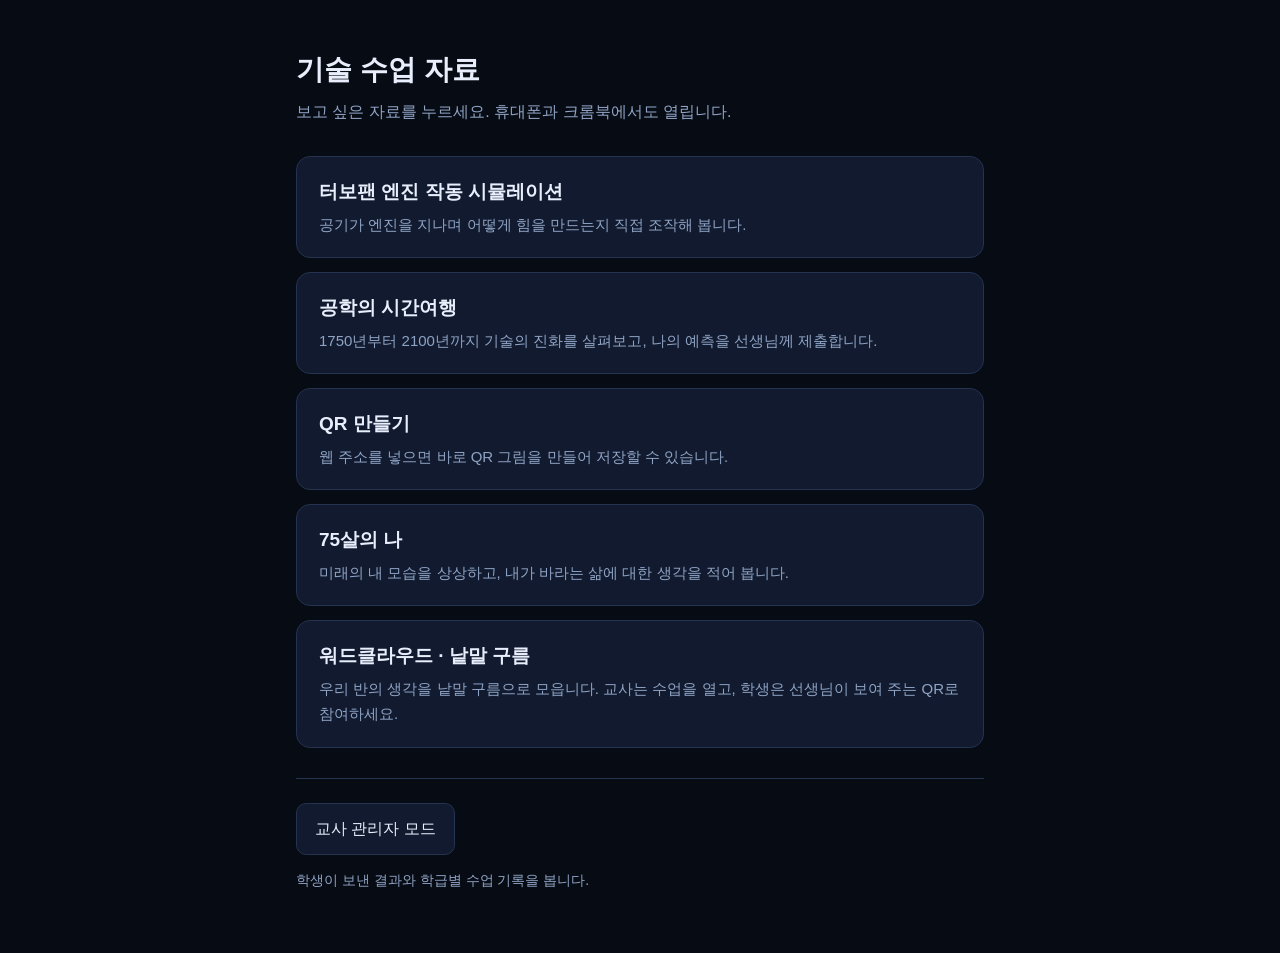
<file: index.html>
<!DOCTYPE html>
<html lang="ko">
<head>
<meta name="robots" content="noindex">
<meta charset="utf-8">
<meta name="viewport" content="width=device-width, initial-scale=1">
<title>기술 수업 자료</title>
<style>
:root{--bg:#070b14;--card:#111a2e;--line:#24334f;--txt:#e8eefc;--dim:#8fa3c4;--acc:#38bdf8}
*{box-sizing:border-box}
body{margin:0;background:var(--bg);color:var(--txt);font-family:-apple-system,BlinkMacSystemFont,"Apple SD Gothic Neo","Malgun Gothic",sans-serif;line-height:1.6}
.wrap{max-width:720px;margin:0 auto;padding:48px 16px}
h1{font-size:28px;margin:0 0 6px}
p.sub{color:var(--dim);margin:0 0 32px}
a.card{display:block;background:var(--card);border:1px solid var(--line);border-radius:14px;padding:20px 22px;margin-bottom:14px;color:inherit;text-decoration:none}
a.card:hover{border-color:var(--acc)}
a.card b{display:block;font-size:19px;margin-bottom:4px}
a.card span{color:var(--dim);font-size:15px}
button,input{font:inherit}button{cursor:pointer;border:1px solid var(--line);border-radius:10px;padding:12px 18px;background:var(--card);color:var(--txt)}button:hover{border-color:var(--acc)}:focus-visible{outline:3px solid var(--acc);outline-offset:4px}.teacher{margin-top:30px;padding-top:24px;border-top:1px solid var(--line)}.note{color:var(--dim);font-size:14px}dialog{width:min(460px,calc(100% - 32px));max-height:85vh;overflow:auto;border:1px solid var(--line);border-radius:16px;padding:26px;background:var(--bg);color:var(--txt)}dialog::backdrop{background:rgb(0 0 0 / .7)}dialog h2{margin-top:0}input{display:block;width:100%;margin:10px 0;padding:12px;border:1px solid var(--line);border-radius:8px;background:var(--card);color:var(--txt)}.actions{display:flex;gap:10px;justify-content:flex-end;margin-top:18px}.error{color:#ffb6b6;min-height:1.6em}[hidden]{display:none!important}
</style>
</head>
<body>
<div class="wrap">
  <h1>기술 수업 자료</h1>
  <p class="sub">보고 싶은 자료를 누르세요. 휴대폰과 크롬북에서도 열립니다.</p>
  <a class="card" href="turbofan.html"><b>터보팬 엔진 작동 시뮬레이션</b><span>공기가 엔진을 지나며 어떻게 힘을 만드는지 직접 조작해 봅니다.</span></a>
  <a class="card" href="time-travel.html"><b>공학의 시간여행</b><span>1750년부터 2100년까지 기술의 진화를 살펴보고, 나의 예측을 선생님께 제출합니다.</span></a>
  <a class="card" href="qr-maker.html"><b>QR 만들기</b><span>웹 주소를 넣으면 바로 QR 그림을 만들어 저장할 수 있습니다.</span></a>
  <a class="card" href="https://hanbit-future-me-75.hanbit2601.chatgpt.site/"><b>75살의 나</b><span>미래의 내 모습을 상상하고, 내가 바라는 삶에 대한 생각을 적어 봅니다.</span></a>
  <a class="card" href="https://han-classroom-cloud.hanbit2601.chatgpt.site/"><b>워드클라우드 · 낱말 구름</b><span>우리 반의 생각을 낱말 구름으로 모읍니다. 교사는 수업을 열고, 학생은 선생님이 보여 주는 QR로 참여하세요.</span></a>
  <div class="teacher"><button type="button" id="admin-open">교사 관리자 모드</button><p class="note">학생이 보낸 결과와 학급별 수업 기록을 봅니다.</p></div>
</div>
<dialog id="admin-dialog" aria-labelledby="admin-title">
  <h2 id="admin-title">교사 관리자 모드</h2>
  <form id="admin-form">
    <label for="admin-password">관리자 암호</label>
    <input id="admin-password" type="password" inputmode="numeric" autocomplete="off" maxlength="4" required aria-describedby="admin-error">
    <p id="admin-error" class="error" role="alert"></p>
    <div class="actions"><button type="button" data-close>취소</button><button type="submit">확인</button></div>
  </form>
  <div id="admin-links" hidden>
    <p class="note">볼 결과를 고르세요. 연결된 사이트에서 선생님 계정으로 로그인해야 합니다.</p>
    <a class="card" href="https://hanbit-future-me-75.hanbit2601.chatgpt.site/teacher"><b>75살의 나 · 결과 보기</b><span>학생이 제출한 사진과 글 답변</span></a>
    <a class="card" href="https://han-classroom-cloud.hanbit2601.chatgpt.site/"><b>워드클라우드 · 결과 보기</b><span>학급별 수업 기록과 질문별 낱말 구름</span></a>
    <div class="actions"><button type="button" data-close>닫기</button></div>
  </div>
</dialog>
<script>
(() => {
  const dialog = document.getElementById('admin-dialog');
  const form = document.getElementById('admin-form');
  const password = document.getElementById('admin-password');
  const error = document.getElementById('admin-error');
  const links = document.getElementById('admin-links');
  function reset() { form.reset(); form.hidden = false; links.hidden = true; error.textContent = ''; }
  document.getElementById('admin-open').addEventListener('click', () => { reset(); dialog.showModal(); password.focus(); });
  dialog.querySelectorAll('[data-close]').forEach(button => button.addEventListener('click', () => dialog.close()));
  dialog.addEventListener('close', reset);
  // This is only a navigation gate. Each destination enforces teacher authentication.
  form.addEventListener('submit', event => {
    event.preventDefault();
    if (password.value !== '8497') { error.textContent = '암호가 맞지 않습니다. 다시 입력해 주세요.'; password.value = ''; password.focus(); return; }
    password.value = ''; error.textContent = ''; form.hidden = true; links.hidden = false;
    links.querySelector('a').focus();
  });
  window.addEventListener('pageshow', () => { if (dialog.open) dialog.close(); reset(); });
})();
</script>
</body>
</html>
</file>
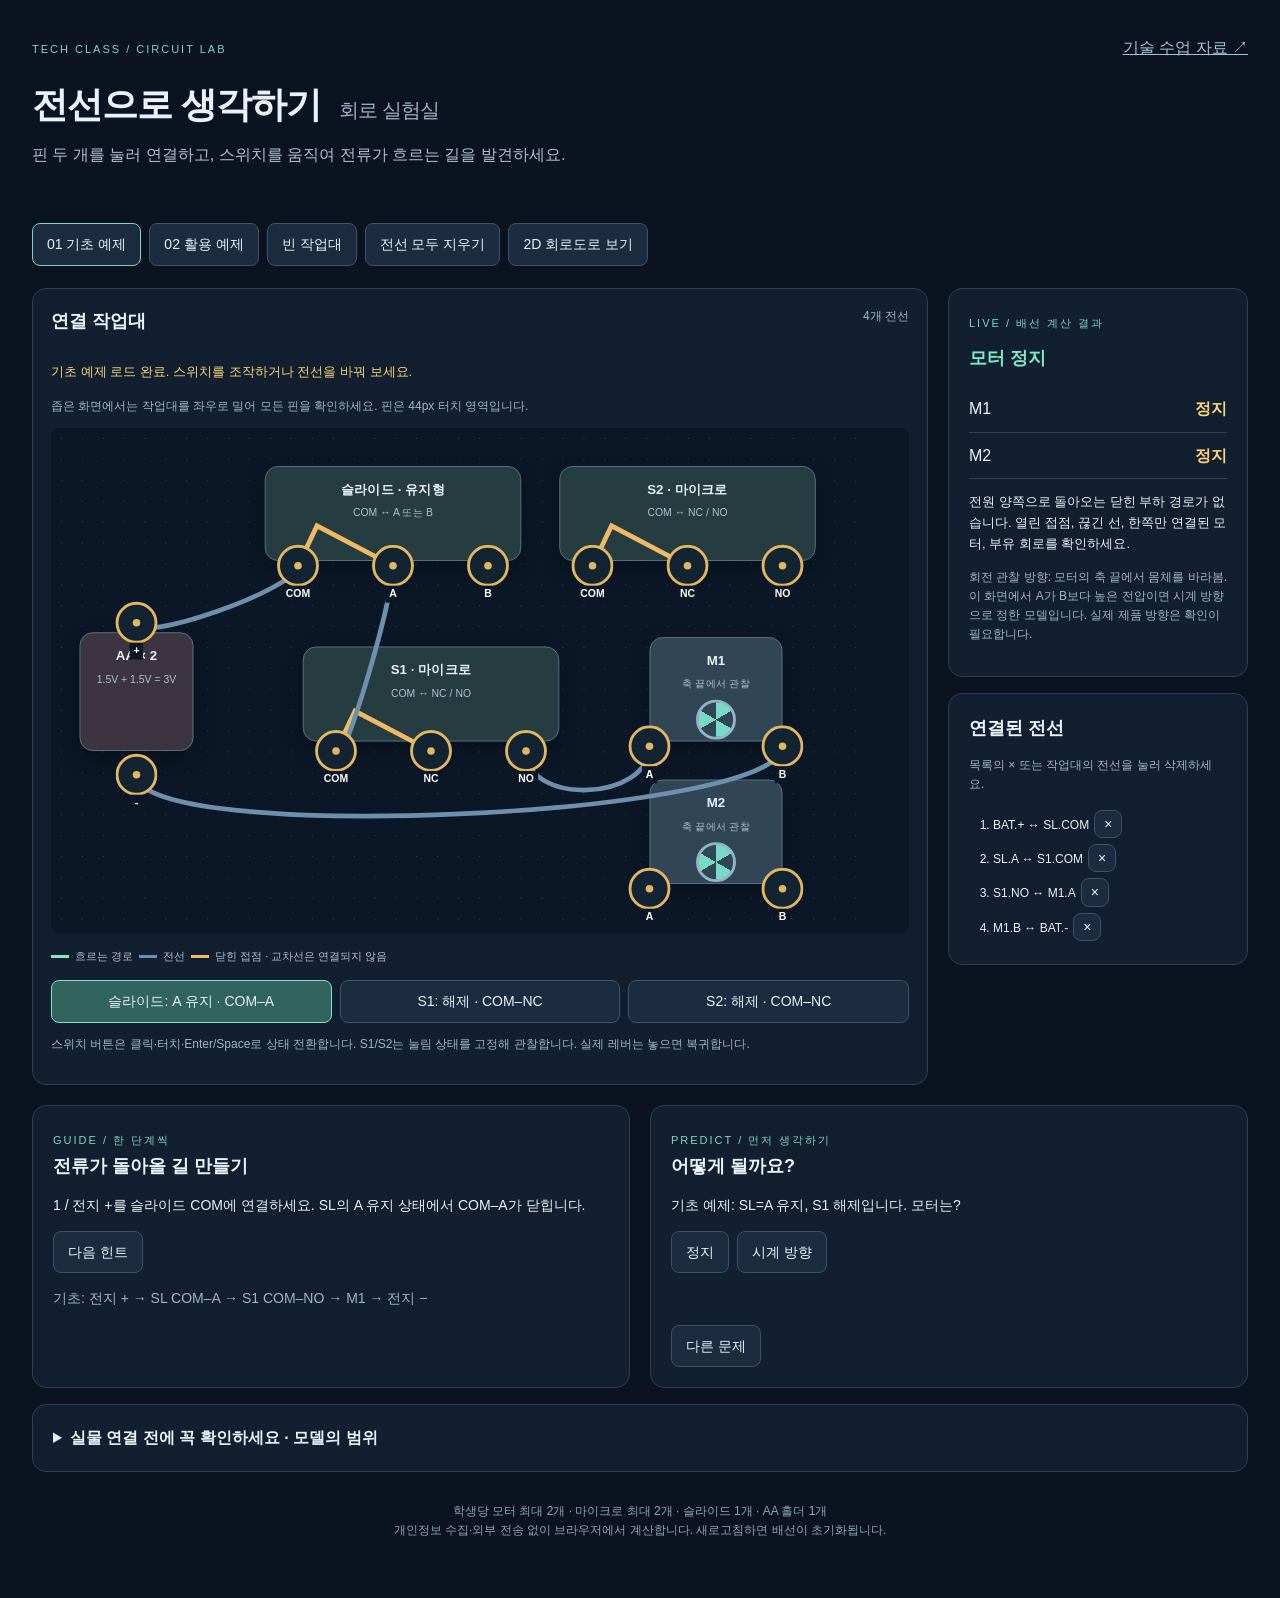
<file: circuit-lab/index.html>
<!doctype html><html lang="ko"><head><meta charset="utf-8"><meta name="viewport" content="width=device-width,initial-scale=1"><title>전선으로 생각하기 · 회로 실험실</title><link rel="stylesheet" href="style.css"></head><body>
<header><a href="../">기술 수업 자료 ↗</a><span>TECH CLASS / CIRCUIT LAB</span><h1>전선으로 생각하기<span>회로 실험실</span></h1><p>핀 두 개를 눌러 연결하고, 스위치를 움직여 전류가 흐르는 길을 발견하세요.</p></header>
<main><section class="toolbar" aria-label="실험 도구"><button id="basic">01 기초 예제</button><button id="advanced">02 활용 예제</button><button id="blank">빈 작업대</button><button id="reset">전선 모두 지우기</button><button id="view" aria-pressed="false">2D 회로도로 보기</button></section>
<div class="layout"><section class="bench-panel"><div class="bench-title"><h2>연결 작업대</h2><span id="wire-count"></span></div><p id="instruction" role="status" aria-live="polite">시작 핀을 선택하세요. Esc로 선택 취소.</p><p class="small">좁은 화면에서는 작업대를 좌우로 밀어 모든 핀을 확인하세요. 핀은 44px 터치 영역입니다.</p><div class="scroll"><div id="bench" class="bench"><svg id="wiring" viewBox="0 0 860 530" aria-label="전선과 실제 닫힌 접점"></svg><div id="parts"></div></div></div><div class="legend"><span class="key live"></span>흐르는 경로 <span class="key"></span>전선 <span class="key contact"></span>닫힌 접점 · 교차선은 연결되지 않음</div><div class="controls"><button id="slide">슬라이드: A 유지</button><button id="s1" aria-pressed="false">S1: 해제</button><button id="s2" aria-pressed="false">S2: 해제</button></div><p class="small">스위치 버튼은 클릭·터치·Enter/Space로 상태 전환합니다. S1/S2는 눌림 상태를 고정해 관찰합니다. 실제 레버는 놓으면 복귀합니다.</p></section>
<aside><section class="card result"><span class="eyebrow">LIVE / 배선 계산 결과</span><h2 id="status" role="status" aria-live="polite"></h2><div id="motor-status"></div><p id="diagnosis"></p><p class="small">회전 관찰 방향: 모터의 축 끝에서 몸체를 바라봄. 이 화면에서 A가 B보다 높은 전압이면 시계 방향으로 정한 모델입니다. 실제 제품 방향은 확인이 필요합니다.</p></section><section class="card"><h2>연결된 전선</h2><p class="small">목록의 × 또는 작업대의 전선을 눌러 삭제하세요.</p><ol id="wire-list"></ol></section></aside></div>
<section class="learning"><article class="card"><span class="eyebrow">GUIDE / 한 단계씩</span><h2>전류가 돌아올 길 만들기</h2><p id="hint"></p><button id="next-hint">다음 힌트</button><p class="small" id="lesson"></p></article><article class="card"><span class="eyebrow">PREDICT / 먼저 생각하기</span><h2>어떻게 될까요?</h2><p id="question"></p><div id="answers"></div><p id="feedback" role="status" aria-live="polite"></p><button id="next-question">다른 문제</button></article></section>
<details class="card"><summary>실물 연결 전에 꼭 확인하세요 · 모델의 범위</summary><ul><li>전지는 1.5V AA 2개 직렬 = 논리상 3V입니다. 실제 모터 정격과 스위치의 물리 핀 순서는 사진만으로 확정할 수 없습니다. 반드시 전원을 분리한 뒤 도통 검사로 COM/NO/NC 또는 COM/A/B를 찾으세요.</li><li>NO는 해제 시 열림·누름 시 닫힘, NC는 반대입니다. 유지형 슬라이드는 COM/A/B로 표시합니다. 화면의 핀 배치는 논리 배치이며 실물 핀 순서가 아닙니다.</li><li>모터는 같은 저항을 가진 부하로 단순화한 정상상태 저항망입니다. 회전·속도는 정성 표현이며 실측 전류·회전수가 아닙니다. 기동 전류, 마찰, 역기전력, 관성은 계산하지 않습니다.</li><li>단락하면 가상 전원이 자동 차단됩니다. 실제 전지에는 이 보호가 없을 수 있으므로 실제로 단락하지 마세요. 배선을 고치면 가상 전원은 복구됩니다.</li><li>활용 예제 S2는 교육용 정지 버튼이며 실제 비상정지 안전장치가 아닙니다. S2 NO는 미사용입니다.</li><li>극성 바꾸기: 슬라이드를 B로 옮기고 모터 정지를 확인한 뒤 모터 A/B 두 선을 바꿔 연결하세요. 같은 관찰 방향에서 반대로 돕니다. SPDT 하나만으로 자동 극성 반전되지 않습니다. 실제 부품 BBM·정격 미확인으로 마이크로 2개의 H브리지는 다루지 않습니다.</li><li>전선 교차는 접점이 아닙니다. 같은 핀에서 만난 전선만 연결됩니다. 이상적인 도선 고리에서는 여러 동등한 전류 경로 중 하나를 강조합니다.</li></ul></details>
<footer>학생당 모터 최대 2개 · 마이크로 최대 2개 · 슬라이드 1개 · AA 홀더 1개<br>개인정보 수집·외부 전송 없이 브라우저에서 계산합니다. 새로고침하면 배선이 초기화됩니다.</footer></main><script type="module" src="app.mjs"></script></body></html>
</file>
<file: circuit-lab/style.css>
:root{font-family:-apple-system,BlinkMacSystemFont,"Apple SD Gothic Neo","Malgun Gothic",sans-serif;color:#eaf1f8;background:#0b1320;line-height:1.6;color-scheme:dark}*{box-sizing:border-box}body{margin:0}header,main{max-width:1340px;margin:auto;padding:28px 32px}header{padding-top:35px;padding-bottom:12px}header>a{float:right;color:#a5c3d9}header>span,.eyebrow{font-size:11px;letter-spacing:2px;color:#7dd6c4}h1{font-size:36px;letter-spacing:-1px;line-height:1.2;margin:22px 0 15px}h1 span{font-weight:400;font-size:20px;margin-left:18px;color:#9cb0c5}header p{color:#adc0d1}h2{font-size:18px;margin:0 0 13px}button{font:inherit;font-size:14px;border:1px solid #3c526a;border-radius:8px;padding:9px 14px;color:#eaf1f8;background:#1b2c40;cursor:pointer;touch-action:manipulation}button:hover{background:#2a455f}button:focus-visible,a:focus-visible,summary:focus-visible{outline:3px solid #fbd477;outline-offset:3px}button[aria-pressed=true]{background:#30645d;border-color:#83e1ce}.toolbar,.controls{display:flex;gap:8px;flex-wrap:wrap}.toolbar{margin-bottom:22px}.toolbar button:first-child{border-color:#7dd6c4}.layout{display:grid;grid-template-columns:minmax(0,1fr) 300px;gap:20px}.bench-panel,.card{border:1px solid #2b4055;border-radius:14px;background:#111f30}.bench-panel{padding:18px;min-width:0}.bench-title{display:flex;justify-content:space-between}.bench-title span,.small{font-size:12px;color:#9fb4c9}.scroll{overflow:auto;border-radius:8px;background:#0b1726}.bench{position:relative;width:860px;height:530px;background-image:radial-gradient(#2e4153 1px,transparent 1px);background-size:22px 22px}#instruction{font-size:13px;color:#fbd477;min-height:22px}#wiring,#parts{position:absolute;inset:0;width:100%;height:100%}#parts{pointer-events:none}.part{position:absolute;pointer-events:auto;background:#24384a;border:1px solid #5c7486;border-radius:14px;padding:12px;text-align:center;box-shadow:0 8px 18px #0004}.part strong{display:block;font-size:14px}.part small{font-size:11px;color:#adc0d1}.part.battery{background:#3c3441}.part.motor{background:#304656}.part.switch{background:#253d40}.pin{position:absolute;border-radius:50%;width:44px;height:44px;padding:0;background:#122332;border:3px solid #e2b75f;color:#fff;font-size:11px;z-index:4}.pin.selected{background:#806b20;outline:3px solid #fff}.pin:after{content:'';position:absolute;inset:15px;border-radius:50%;background:#e2b75f;pointer-events:none}.pin span{position:absolute;white-space:nowrap;top:40px;left:50%;transform:translateX(-50%);background:#0b1726;padding:0 4px;color:#fff;font-weight:600}.wire{stroke:#6f8fae;stroke-width:5;fill:none;cursor:pointer;pointer-events:stroke}.wire-hit{stroke:transparent;stroke-width:20;fill:none;cursor:pointer;pointer-events:stroke}.wire.active{stroke:#7ee9c4;stroke-dasharray:9 6;animation:flow 1s linear infinite}.contact-line{stroke:#efb966;stroke-width:5;stroke-linecap:round}.contact-line.active{stroke:#7ee9c4}.rotor{width:56px;height:56px;margin:8px auto;border-radius:50%;border:3px solid #94b4c8;background:conic-gradient(#78dac5 0deg 60deg,transparent 60deg 120deg,#78dac5 120deg 180deg,transparent 180deg 240deg,#78dac5 240deg 300deg,transparent 300deg);animation:spin 1.3s linear infinite;animation-play-state:paused}.rotor.running{animation-play-state:running}.rotor.reverse{animation-direction:reverse}.schematic .part{background:#0b1726;border:2px solid #b6cbdc;border-radius:2px;box-shadow:none}.schematic .rotor{background:none;position:relative}.schematic .rotor:after{content:'M';font-size:25px;position:absolute;inset:0}.legend{display:flex;align-items:center;flex-wrap:wrap;gap:6px;font-size:11px;color:#afc2d4;margin:15px 0}.key{display:inline-block;width:18px;height:3px;background:#6f8fae}.key.live{background:#7ee9c4}.key.contact{background:#efb966}.controls button{flex:1}.card{padding:20px;margin-bottom:16px}.result h2{margin-top:10px;color:#7ee9c4}.result.danger h2{color:#ff9b8f}.motor-result{display:flex;justify-content:space-between;gap:8px;padding:10px 0;border-bottom:1px solid #304356}.motor-result b{color:#fbd477}#diagnosis{font-size:13px}#wire-list{margin:0;padding-left:24px;font-size:12px;max-height:270px;overflow:auto}#wire-list li{padding:3px 0}#wire-list button{padding:2px 9px;margin-left:5px;font-size:14px}.learning{display:grid;grid-template-columns:1fr 1fr;gap:20px;margin-top:20px}.learning p{font-size:14px}#answers{display:flex;flex-wrap:wrap;gap:8px}#feedback{color:#fbd477;min-height:24px}summary{cursor:pointer;font-weight:600}details li{margin:10px 0;font-size:14px;color:#b9ccdc}footer{text-align:center;color:#8da4b9;font-size:12px;margin:30px 0}@keyframes flow{to{stroke-dashoffset:-30}}@keyframes spin{to{transform:rotate(360deg)}}@media(min-width:1200px){.bench{transform:scale(.95);transform-origin:top left}.scroll{height:505px}}@media(max-width:1050px){.layout{grid-template-columns:1fr}.scroll{height:540px}aside{display:grid;grid-template-columns:1fr 1fr;gap:15px}}@media(max-width:600px){header,main{padding:20px 14px}header>a{float:none;display:block;font-size:12px}h1{font-size:29px}h1 span{display:block;margin:7px 0 0}.bench-panel{padding:12px}.learning,aside{grid-template-columns:1fr}.toolbar button{flex:1 1 42%}.controls button{flex:1 1 100%}.scroll{height:540px}button{min-height:44px}}@media(prefers-reduced-motion:reduce){.wire.active,.rotor{animation:none}.rotor.running{border-color:#7ee9c4}}
#wiring{z-index:2;pointer-events:none}#parts{z-index:auto}.part{z-index:1}.pin{z-index:4}.part .rotor{width:42px;height:42px;margin:5px auto}.wire-hit:hover{stroke:#ffffff44}
.pin{pointer-events:auto}
.contact-line{fill:none}
.scroll{overflow-y:hidden}
</file>
